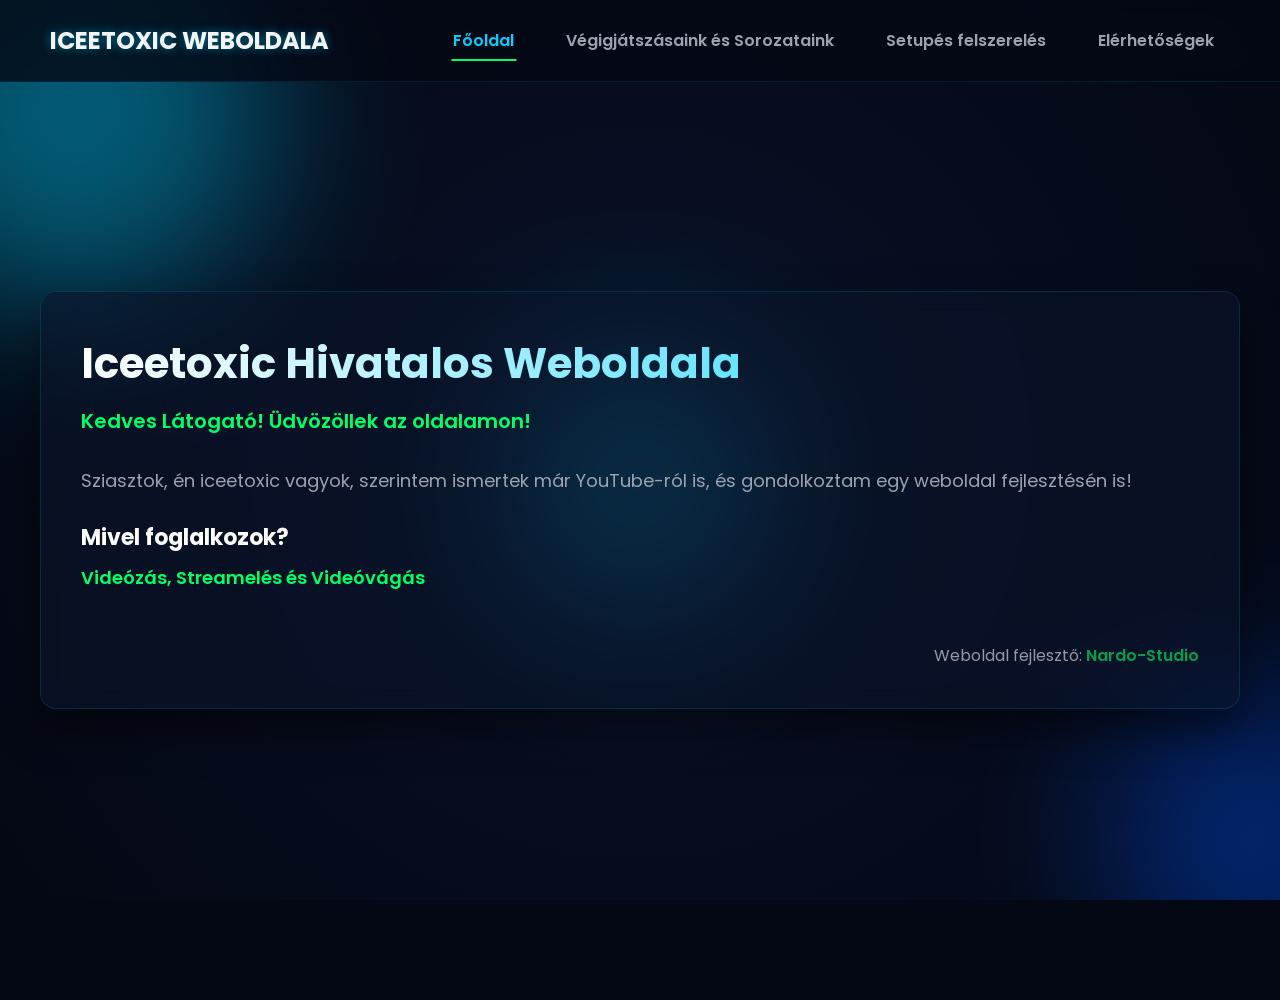
<file: index.html>
<!DOCTYPE html>
<html lang="hu">
<head>
    <meta charset="UTF-8">
    <title>Iceetoxic Weboldala - Főoldal</title>
    <link rel="stylesheet" href="style.css">
</head>
<body>
    <div class="bg-orbs">
        <div class="orb orb-1"></div>
        <div class="orb orb-2"></div>
        <div class="orb orb-3"></div>
    </div>

    <header>
        <div class="logo">Iceetoxic Weboldala</div>
        <nav>
            <a href="index.html" class="nav-link active">Főoldal</a>
            <a href="sorozatok.html" class="nav-link">Végigjátszásaink és Sorozataink</a>
            <a href="setup.html" class="nav-link">Setupés felszerelés</a>
            <a href="kapcsolat.html" class="nav-link">Elérhetőségek</a>
        </nav>
    </header>

    <main>
        <div class="content-wrapper">
            <div class="card">
                <h1>Iceetoxic Hivatalos Weboldala</h1>
                <p class="highlight" style="font-size: 20px; margin-bottom: 30px;">Kedves Látogató! Üdvözöllek az oldalamon!</p>
                <p>Sziasztok, én iceetoxic vagyok, szerintem ismertek már YouTube-ról is, és gondolkoztam egy weboldal fejlesztésén is!</p>
                <h3>Mivel foglalkozok?</h3>
                <p class="highlight">Videózás, Streamelés és Videóvágás</p>
                <div style="margin-top: 50px; text-align: right; opacity: 0.6;">
                    Weboldal fejlesztő: <span class="highlight">Nardo-Studio</span>
                </div>
            </div>
        </div>
    </main>
</body>
</html>
</file>
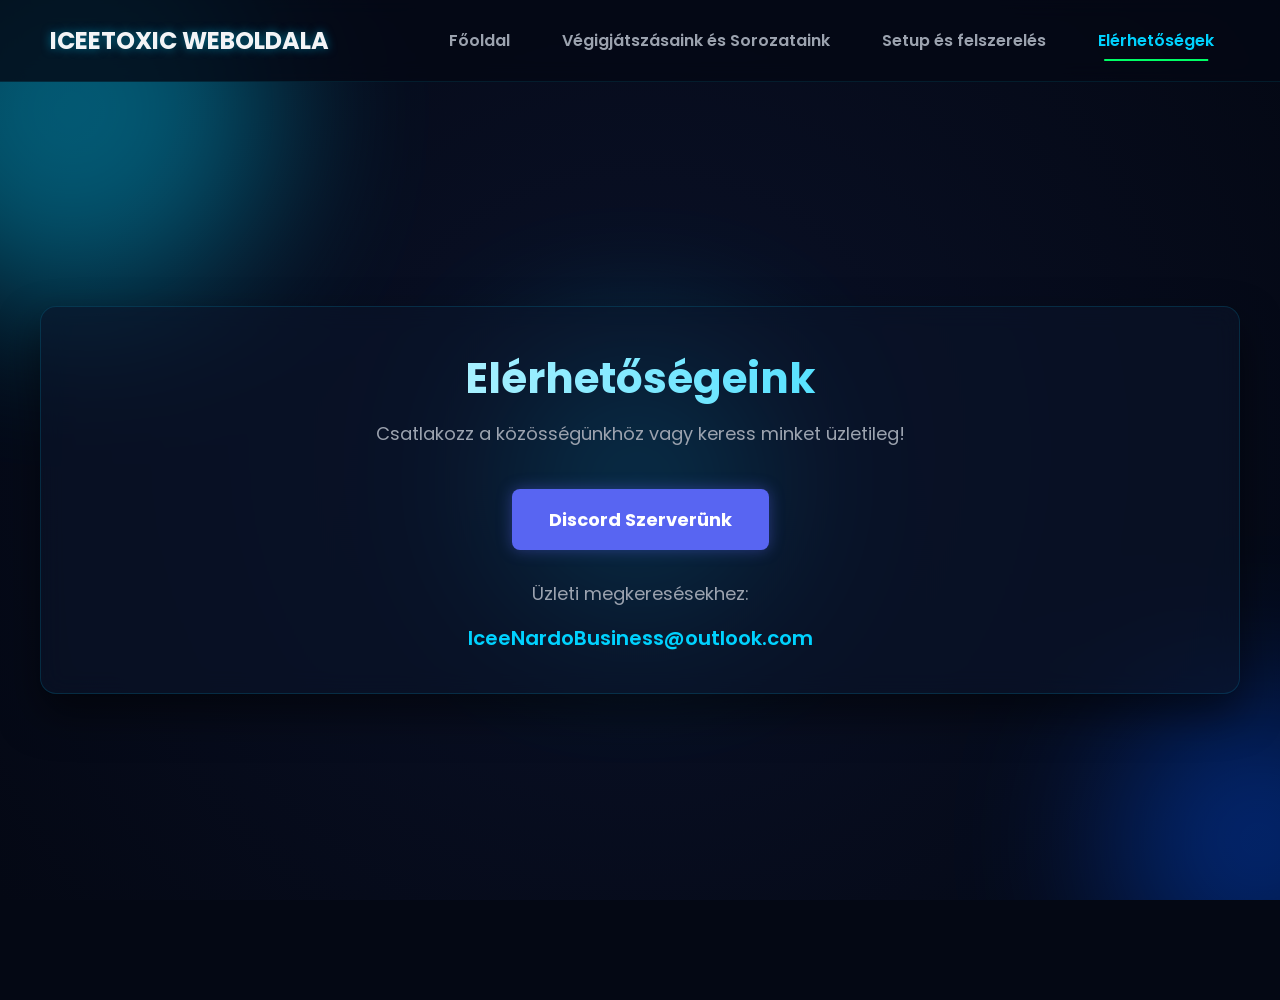
<file: kapcsolat.html>
<!DOCTYPE html>
<html lang="hu">
<head>
    <meta charset="UTF-8">
    <title>Iceetoxic Weboldala - Kapcsolat</title>
    <link rel="stylesheet" href="style.css">
</head>
<body>
    <div class="bg-orbs">
        <div class="orb orb-1"></div>
        <div class="orb orb-2"></div>
        <div class="orb orb-3"></div>
    </div>

    <header>
        <div class="logo">Iceetoxic Weboldala</div>
        <nav>
            <a href="index.html" class="nav-link">Főoldal</a>
            <a href="sorozatok.html" class="nav-link">Végigjátszásaink és Sorozataink</a>
            <a href="setup.html" class="nav-link">Setup és felszerelés</a>
            <a href="kapcsolat.html" class="nav-link active">Elérhetőségek</a>
        </nav>
    </header>

    <main>
        <div class="content-wrapper">
            <div class="card" style="text-align: center;">
                <h1>Elérhetőségeink</h1>
                <p style="margin-bottom: 20px;">Csatlakozz a közösségünkhöz vagy keress minket üzletileg!</p>
                
                <div>
                    <a href="https://discord.gg/yUMyjvAVGd" target="_blank" class="btn-discord">
                        Discord Szerverünk
                    </a>
                </div>

                <div style="margin-top: 30px; font-size: 20px;">
                    <p>Üzleti megkeresésekhez:</p>
                    <a href="mailto:IceeNardoBusiness@outlook.com" style="color: var(--accent-blue); text-decoration: none; font-weight: 600;">
                        IceeNardoBusiness@outlook.com
                    </a>
                </div>
            </div>
        </div>
    </main>
</body>
</html>
</file>
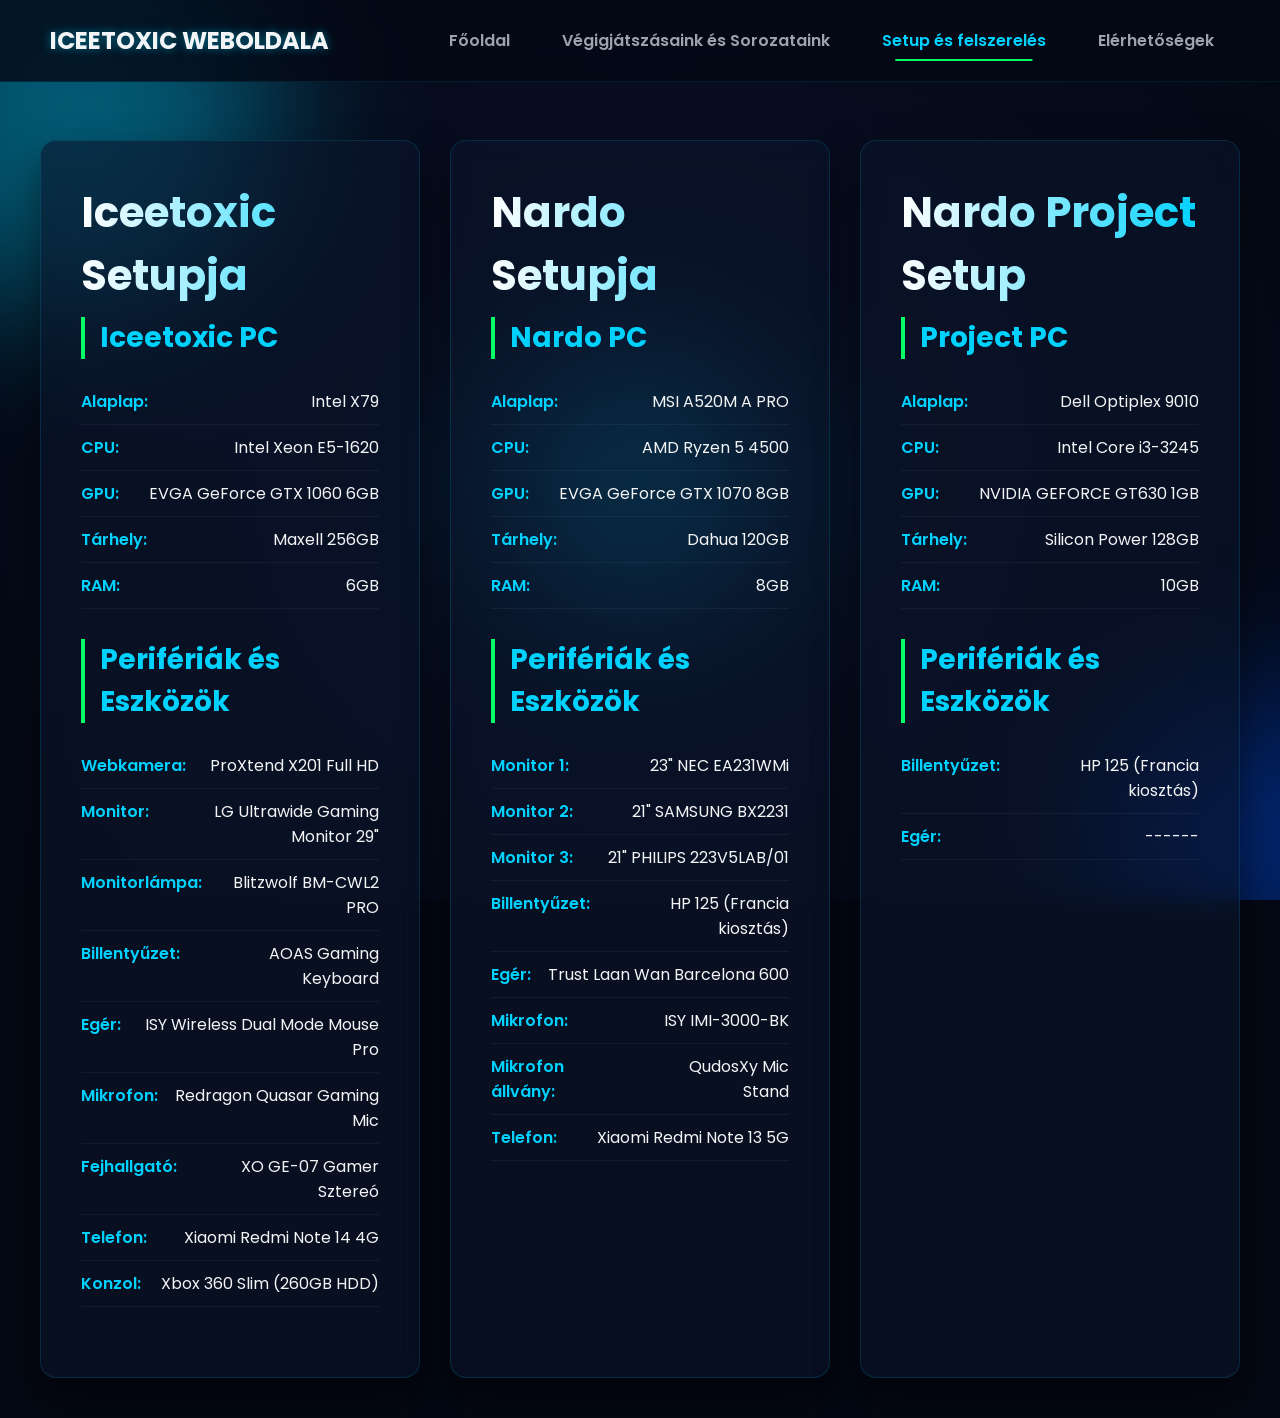
<file: setup.html>
<!DOCTYPE html>
<html lang="hu">
<head>
    <meta charset="UTF-8">
    <meta name="viewport" content="width=device-width, initial-scale=1.0">
    <title>Iceetoxic Weboldala - Setup</title>
    <link rel="stylesheet" href="style.css">
</head>
<body>
    <div class="bg-orbs">
        <div class="orb orb-1"></div>
        <div class="orb orb-2"></div>
        <div class="orb orb-3"></div>
    </div>

    <header>
        <div class="logo">Iceetoxic Weboldala</div>
        <nav>
            <a href="index.html" class="nav-link">Főoldal</a>
            <a href="sorozatok.html" class="nav-link">Végigjátszásaink és Sorozataink</a>
            <a href="setup.html" class="nav-link active">Setup és felszerelés</a>
            <a href="kapcsolat.html" class="nav-link">Elérhetőségek</a>
        </nav>
    </header>

    <main>
        <div class="content-wrapper setup-grid">
            
            <!-- 1. Iceetoxic Setupja -->
            <div class="card">
                <h1>Iceetoxic Setupja</h1>
                <div class="setup-block">
                    <h2>Iceetoxic PC</h2>
                    <ul class="spec-list">
                        <li><span>Alaplap:</span> <span>Intel X79</span></li>
                        <li><span>CPU:</span> <span>Intel Xeon E5-1620</span></li>
                        <li><span>GPU:</span> <span>EVGA GeForce GTX 1060 6GB</span></li>
                        <li><span>Tárhely:</span> <span>Maxell 256GB</span></li>
                        <li><span>RAM:</span> <span>6GB</span></li>
                    </ul>
                </div>
                <div class="setup-block">
                    <h2>Perifériák és Eszközök</h2>
                    <ul class="spec-list">
                        <li><span>Webkamera:</span> <span>ProXtend X201 Full HD</span></li>
                        <li><span>Monitor:</span> <span>LG Ultrawide Gaming Monitor 29"</span></li>
                        <li><span>Monitorlámpa:</span> <span>Blitzwolf BM-CWL2 PRO</span></li>
                        <li><span>Billentyűzet:</span> <span>AOAS Gaming Keyboard</span></li>
                        <li><span>Egér:</span> <span>ISY Wireless Dual Mode Mouse Pro</span></li>
                        <li><span>Mikrofon:</span> <span>Redragon Quasar Gaming Mic</span></li>
                        <li><span>Fejhallgató:</span> <span>XO GE-07 Gamer Sztereó</span></li>
                        <li><span>Telefon:</span> <span>Xiaomi Redmi Note 14 4G</span></li>
                        <li><span>Konzol:</span> <span>Xbox 360 Slim (260GB HDD)</span></li>
                    </ul>
                </div>
            </div>

            <!-- 2. Nardo Setupja -->
            <div class="card">
                <h1>Nardo Setupja</h1>
                <div class="setup-block">
                    <h2>Nardo PC</h2>
                    <ul class="spec-list">
                        <li><span>Alaplap:</span> <span>MSI A520M A PRO</span></li>
                        <li><span>CPU:</span> <span>AMD Ryzen 5 4500</span></li>
                        <li><span>GPU:</span> <span>EVGA GeForce GTX 1070 8GB</span></li>
                        <li><span>Tárhely:</span> <span>Dahua 120GB</span></li>
                        <li><span>RAM:</span> <span>8GB</span></li>
                    </ul>
                </div>
                <div class="setup-block">
                    <h2>Perifériák és Eszközök</h2>
                    <ul class="spec-list">
                        <li><span>Monitor 1:</span> <span>23" NEC EA231WMi</span></li>
                        <li><span>Monitor 2:</span> <span>21" SAMSUNG BX2231</span></li>
                        <li><span>Monitor 3:</span> <span>21" PHILIPS 223V5LAB/01</span></li>
                        <li><span>Billentyűzet:</span> <span>HP 125 (Francia kiosztás)</span></li>
                        <li><span>Egér:</span> <span>Trust Laan Wan Barcelona 600</span></li>
                        <li><span>Mikrofon:</span> <span>ISY IMI-3000-BK</span></li>
                        <li><span>Mikrofon állvány:</span> <span>QudosXy Mic Stand</span></li>
                        <li><span>Telefon:</span> <span>Xiaomi Redmi Note 13 5G</span></li>
                    </ul>
                </div>
            </div>

            <!-- 3. Nardo Project Setupja (ÚJ) -->
            <div class="card">
                <h1>Nardo Project Setup</h1>
                <div class="setup-block">
                    <h2>Project PC</h2>
                    <ul class="spec-list">
                        <li><span>Alaplap:</span> <span>Dell Optiplex 9010</span></li>
                        <li><span>CPU:</span> <span>Intel Core i3-3245</span></li>
                        <li><span>GPU:</span> <span>NVIDIA GEFORCE GT630 1GB</span></li>
                        <li><span>Tárhely:</span> <span>Silicon Power 128GB</span></li>
                        <li><span>RAM:</span> <span>10GB</span></li>
                    </ul>
                </div>
                <div class="setup-block">
                    <h2>Perifériák és Eszközök</h2>
                    <ul class="spec-list">
                        <li><span>Billentyűzet:</span> <span>HP 125 (Francia kiosztás)</span></li>
                        <li><span>Egér:</span> <span>------</span></li>
                    </ul>
                </div>
            </div>

        </div>
    </main>
</body>
</html>
</file>
<file: style.css>
@import url('https://fonts.googleapis.com/css2?family=Poppins:wght@300;400;600;700&display=swap');

:root {
    --bg-dark: #040814;
    --bg-card: rgba(10, 20, 42, 0.6);
    --accent-blue: #00d2ff;
    --accent-green: #00ff66;
    --text-light: #f3f4f6;
    --text-gray: #9ca3af;
}

* {
    margin: 0;
    padding: 0;
    box-sizing: border-box;
    font-family: 'Poppins', sans-serif;
}

body {
    background-color: var(--bg-dark);
    color: var(--text-light);
    overflow-x: hidden;
    min-height: 100vh;
}

/* Tiszta CSS Animált Háttér */
.bg-orbs {
    position: fixed;
    top: 0; left: 0; width: 100vw; height: 100vh;
    z-index: -1;
    background: radial-gradient(circle at center, #0a1128 0%, #040814 100%);
    overflow: hidden;
}

.orb {
    position: absolute;
    border-radius: 50%;
    filter: blur(80px);
    opacity: 0.4;
    animation: floatOrb 20s infinite alternate ease-in-out;
}

.orb-1 { width: 400px; height: 400px; background: var(--accent-blue); top: -10%; left: -10%; animation-duration: 25s; }
.orb-2 { width: 300px; height: 300px; background: #0055ff; bottom: -10%; right: -10%; animation-duration: 30s; animation-direction: alternate-reverse; }
.orb-3 { width: 250px; height: 250px; background: var(--accent-blue); top: 40%; left: 40%; animation-duration: 35s; }

@keyframes floatOrb {
    0% { transform: translate(0, 0) scale(1); }
    100% { transform: translate(150px, 100px) scale(1.2); }
}

/* Felső Navigációs Sáv */
header {
    position: fixed; top: 0; left: 0; width: 100%;
    padding: 20px 50px;
    background: rgba(4, 8, 20, 0.8);
    backdrop-filter: blur(10px);
    border-bottom: 1px solid rgba(0, 210, 255, 0.1);
    display: flex; justify-content: space-between; align-items: center;
    z-index: 100;
}

.logo {
    font-size: 24px; font-weight: 700; color: var(--text-light);
    text-transform: uppercase; text-shadow: 0 0 10px rgba(0, 210, 255, 0.5);
}

nav { display: flex; gap: 20px; }

.nav-link {
    text-decoration: none; color: var(--text-gray);
    font-size: 16px; font-weight: 600; padding: 8px 16px;
    transition: all 0.4s ease; position: relative;
}

.nav-link:hover, .nav-link.active { color: var(--accent-blue); }

.nav-link::after {
    content: ''; position: absolute; bottom: 0; left: 50%;
    width: 0; height: 2px; background-color: var(--accent-green);
    transition: all 0.4s ease; transform: translateX(-50%);
}

.nav-link:hover::after, .nav-link.active::after { width: 70%; }

/* Tartalom Tároló */
main {
    margin-top: 100px; padding: 40px 20px;
    display: flex; justify-content: center; align-items: center;
    min-height: calc(100vh - 100px);
    animation: fadeIn 0.8s ease-out;
}

@keyframes fadeIn {
    from { opacity: 0; transform: translateY(20px); }
    to { opacity: 1; transform: translateY(0); }
}

.content-wrapper { width: 100%; max-width: 1200px; }

/* Kártyák */
.card {
    background: var(--bg-card); backdrop-filter: blur(12px);
    border: 1px solid rgba(0, 210, 255, 0.15); border-radius: 16px;
    padding: 40px; box-shadow: 0 20px 40px rgba(0,0,0,0.5);
    transition: transform 0.3s ease, border-color 0.3s ease;
}

.card:hover { border-color: rgba(0, 255, 102, 0.4); }

h1 { font-size: 42px; font-weight: 700; margin-bottom: 10px; background: linear-gradient(to right, #fff, var(--accent-blue)); -webkit-background-clip: text; -webkit-text-fill-color: transparent; }
h2 { font-size: 28px; color: var(--accent-blue); margin-bottom: 20px; border-left: 4px solid var(--accent-green); padding-left: 15px; }
h3 { font-size: 22px; margin: 25px 0 10px 0; color: #fff; }
p { font-size: 18px; color: var(--text-gray); line-height: 1.6; margin-bottom: 15px; }

.highlight { color: var(--accent-green); font-weight: 600; }

/* Rács és Listák (Setup oldalhoz) */
.setup-grid { display: grid; grid-template-columns: repeat(auto-fit, minmax(350px, 1fr)); gap: 30px; }
.setup-block { margin-bottom: 30px; }
.spec-list { list-style: none; }
.spec-list li { padding: 10px 0; border-bottom: 1px solid rgba(255,255,255,0.05); display: flex; justify-content: space-between; font-size: 16px; }
.spec-list li span:first-child { color: var(--accent-blue); font-weight: 600; }
.spec-list li span:last-child { color: var(--text-light); text-align: right; padding-left: 10px; }

/* Gombok */
.btn-discord {
    display: inline-flex; align-items: center; background: #5865F2; color: white;
    text-decoration: none; padding: 15px 35px; border-radius: 8px;
    font-size: 18px; font-weight: 700; margin-top: 20px; transition: all 0.3s ease;
    box-shadow: 0 0 15px rgba(88, 101, 242, 0.4); border: 2px solid transparent;
}
.btn-discord:hover { transform: scale(1.05); box-shadow: 0 0 25px rgba(0, 255, 102, 0.6); border-color: var(--accent-green); }

/* Végigjátszások Kártyák */
.grid-cards { display: grid; grid-template-columns: repeat(auto-fit, minmax(280px, 1fr)); gap: 25px; margin-top: 20px; }
.game-card { background: #081026; border-radius: 12px; overflow: hidden; border: 1px solid rgba(0, 210, 255, 0.1); text-decoration: none; color: white; display: block; transition: all 0.4s ease; }
.game-card:hover { transform: translateY(-10px); border-color: var(--accent-green); box-shadow: 0 15px 30px rgba(0, 255, 102, 0.2); }
.game-img-container { width: 100%; height: 180px; background: #0d1b3e; position: relative; }
.game-card img { width: 100%; height: 100%; object-fit: cover; }
.game-info { padding: 20px; background: rgba(10, 20, 42, 0.8); }
.game-title { font-size: 18px; font-weight: 600; transition: color 0.3s; }
.game-card:hover .game-title { color: var(--accent-green); }


/* ==========================================================================
   MOBIL NÉZET (Automatikus elrendezés telefonokra és tabletekre)
   ========================================================================== */
@media (max-width: 768px) {
    /* Felső menüsáv átrendezése, hogy ne lógjon ki */
    header {
        padding: 15px 20px;
        flex-direction: column;
        gap: 15px;
        text-align: center;
        position: absolute; /* Mobilon jobb ha görgethető, nem takar ki sok helyet */
    }

    .logo {
        font-size: 20px;
    }

    nav {
        flex-wrap: wrap;
        justify-content: center;
        gap: 10px;
    }

    .nav-link {
        font-size: 14px;
        padding: 5px 10px;
    }

    /* Fő tartalom eltolása a menü miatt */
    main {
        margin-top: 140px;
        padding: 20px 10px;
    }

    .card {
        padding: 25px 20px; /* Kisebb belső helykitöltés mobilon */
    }

    h1 {
        font-size: 28px; /* Kisebb címek, hogy elférjenek egy sorban */
    }

    h2 {
        font-size: 22px;
    }

    p {
        font-size: 15px;
    }

    /* A setupok és játékkártyák kényszerített 1 oszlopos elrendezése mobilon */
    .setup-grid, .grid-cards {
        grid-template-columns: 1fr !important;
        gap: 20px;
    }

    .spec-list li {
        font-size: 14px;
    }
}
</file>
